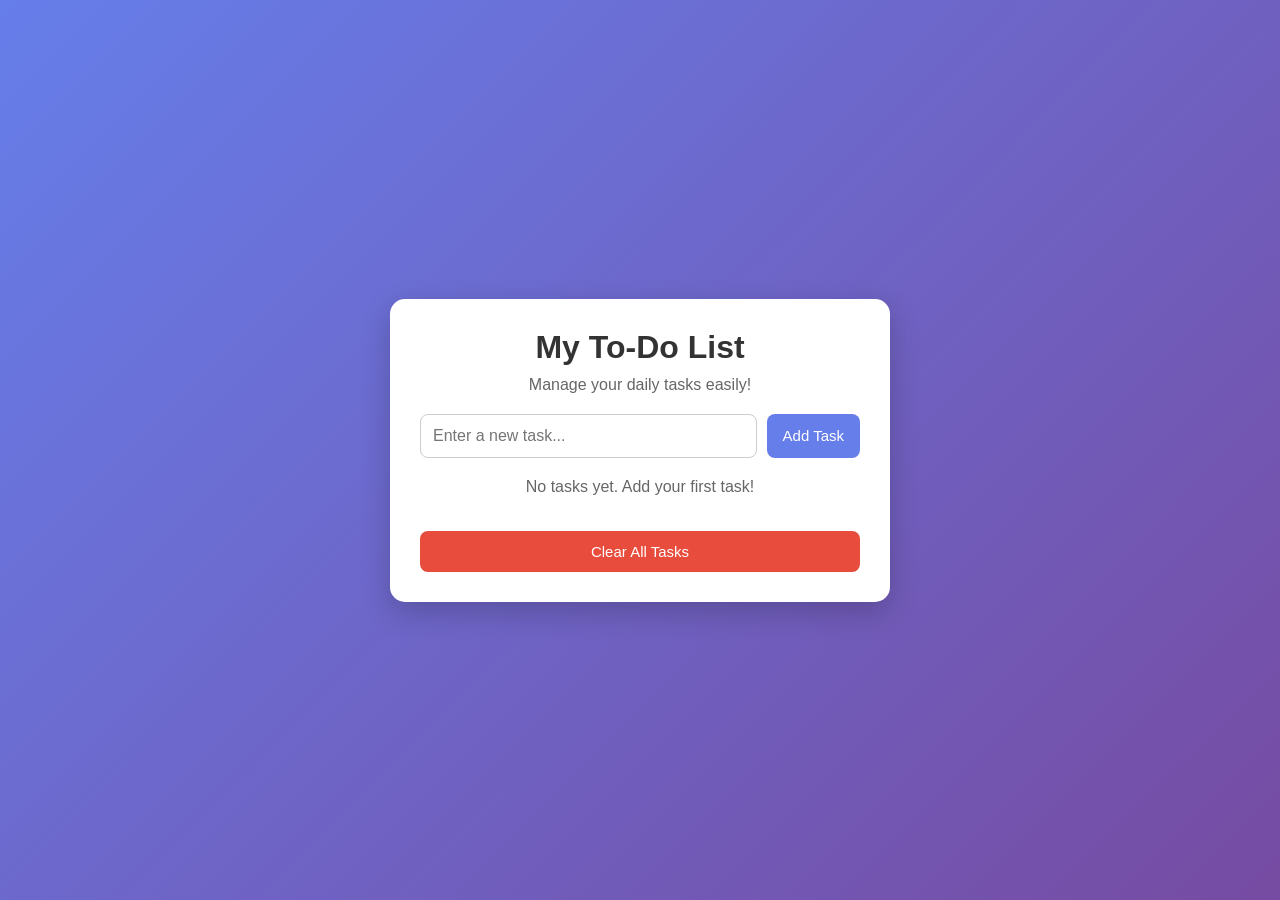
<file: index.html>
<!DOCTYPE html>
<html lang="en">
<head>
    <meta charset="UTF-8">
    <meta name="viewport" content="width=device-width, initial-scale=1.0">
    <title>My To-Do List</title>
    <link rel="stylesheet" href="style.css">
</head>
<body>

    <div class="container">
        <h1>My To-Do List</h1>
        <p>Manage your daily tasks easily!</p>

        <form id="task-form">
            <input
                type="text"
                id="task-input"
                placeholder="Enter a new task..."
                autocomplete="off"
            >
            <button type="submit">Add Task</button>
        </form>

        <ul id="task-list"></ul>

        <p id="empty-message">No tasks yet. Add your first task!</p>

        <button id="clear-all">Clear All Tasks</button>
    </div>

    <script src="script.js"></script>
</body>
</html>
</file>
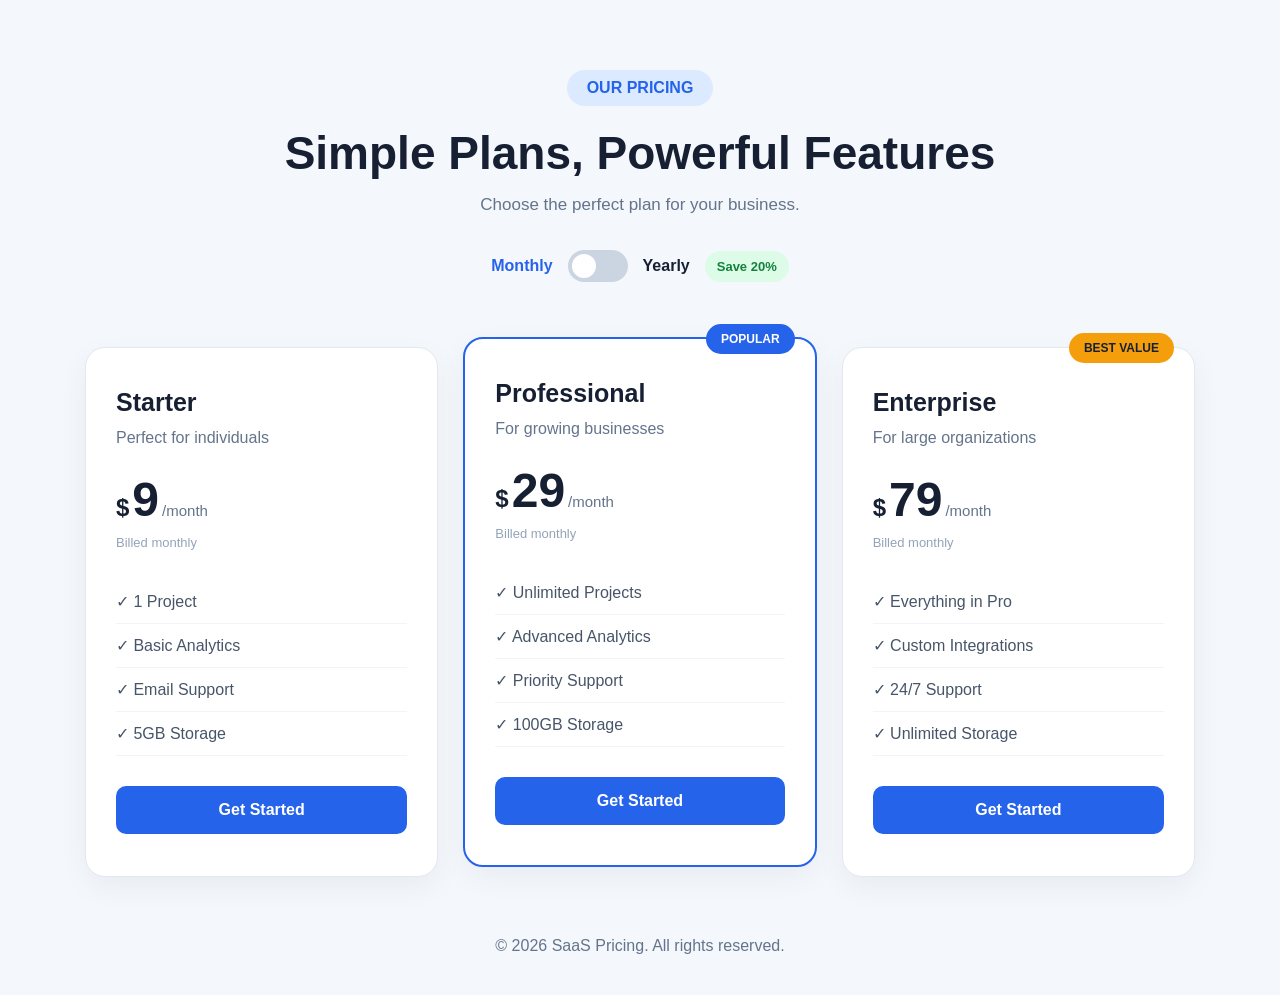
<file: task-3-pricing-cards/index.html>
<!DOCTYPE html>
<html lang="en">
<head>
  <meta charset="UTF-8">
  <meta name="viewport" content="width=device-width, initial-scale=1.0">
  <title>Pricing Plans | SaaS</title>
  <link rel="stylesheet" href="style.css">
</head>
<body>

  <header class="hero">
    <span class="tag">OUR PRICING</span>
    <h1>Simple Plans, Powerful Features</h1>
    <p>Choose the perfect plan for your business.</p>

    <div class="billing">
      <span id="monthly-label" class="active">Monthly</span>
      <label class="switch">
        <input type="checkbox" id="billing-toggle">
        <span class="slider"></span>
      </label>
      <span id="yearly-label">Yearly</span>
      <span class="save">Save 20%</span>
    </div>
  </header>

  <main class="pricing-container">

    <div class="pricing-card">
      <h2>Starter</h2>
      <p class="description">Perfect for individuals</p>
      <div class="price">
        <span class="currency">$</span>
        <span class="amount" data-monthly="9" data-yearly="86">9</span>
        <span class="period">/month</span>
      </div>
      <p class="billing-note">Billed monthly</p>
      <ul>
        <li>✓ 1 Project</li>
        <li>✓ Basic Analytics</li>
        <li>✓ Email Support</li>
        <li>✓ 5GB Storage</li>
      </ul>
      <button class="plan-btn">Get Started</button>
    </div>

    <div class="pricing-card popular">
      <span class="badge">POPULAR</span>
      <h2>Professional</h2>
      <p class="description">For growing businesses</p>
      <div class="price">
        <span class="currency">$</span>
        <span class="amount" data-monthly="29" data-yearly="278">29</span>
        <span class="period">/month</span>
      </div>
      <p class="billing-note">Billed monthly</p>
      <ul>
        <li>✓ Unlimited Projects</li>
        <li>✓ Advanced Analytics</li>
        <li>✓ Priority Support</li>
        <li>✓ 100GB Storage</li>
      </ul>
      <button class="plan-btn">Get Started</button>
    </div>

    <div class="pricing-card">
      <span class="badge best-value">BEST VALUE</span>
      <h2>Enterprise</h2>
      <p class="description">For large organizations</p>
      <div class="price">
        <span class="currency">$</span>
        <span class="amount" data-monthly="79" data-yearly="758">79</span>
        <span class="period">/month</span>
      </div>
      <p class="billing-note">Billed monthly</p>
      <ul>
        <li>✓ Everything in Pro</li>
        <li>✓ Custom Integrations</li>
        <li>✓ 24/7 Support</li>
        <li>✓ Unlimited Storage</li>
      </ul>
      <button class="plan-btn">Get Started</button>
    </div>

  </main>

  <footer>
    <p>© 2026 SaaS Pricing. All rights reserved.</p>
  </footer>

  <script src="script.js"></script>
</body>
</html>
</file>
<file: style.css>
* {
    margin: 0;
    padding: 0;
    box-sizing: border-box;
}

body {
    font-family: Arial, sans-serif;
    background: linear-gradient(135deg, #667eea, #764ba2);
    min-height: 100vh;
    display: flex;
    justify-content: center;
    align-items: center;
    padding: 20px;
}

.container {
    background: white;
    width: 100%;
    max-width: 500px;
    padding: 30px;
    border-radius: 15px;
    box-shadow: 0 10px 30px rgba(0, 0, 0, 0.2);
}

h1 {
    text-align: center;
    color: #333;
    margin-bottom: 10px;
}

.container p {
    text-align: center;
    color: #666;
    margin-bottom: 20px;
}

#task-form {
    display: flex;
    gap: 10px;
    margin-bottom: 20px;
}

#task-input {
    flex: 1;
    min-width: 0;
    padding: 12px;
    border: 1px solid #ccc;
    border-radius: 8px;
    font-size: 16px;
}

button {
    cursor: pointer;
    border: none;
    border-radius: 8px;
    padding: 12px 16px;
    background: #667eea;
    color: white;
    font-size: 15px;
    transition: 0.3s;
}

button:hover {
    background: #4c5bd4;
}

#task-list {
    list-style: none;
}

#task-list li {
    display: flex;
    justify-content: space-between;
    align-items: center;
    gap: 10px;
    background: #f3f4f6;
    padding: 12px;
    margin-bottom: 10px;
    border-radius: 8px;
    overflow-wrap: anywhere;
}

#task-list li span {
    flex: 1;
}

#task-list li.completed span {
    text-decoration: line-through;
    color: #888;
}

#task-list li input[type="checkbox"] {
    width: 18px;
    height: 18px;
    cursor: pointer;
    flex-shrink: 0;
}

#task-list li button {
    background: #e74c3c;
    padding: 8px 12px;
}

#task-list li button:hover {
    background: #c0392b;
}

#empty-message {
    margin-top: 15px;
}

#clear-all {
    width: 100%;
    margin-top: 15px;
    background: #e74c3c;
}

#clear-all:hover {
    background: #c0392b;
}

@media (max-width: 480px) {
    .container {
        padding: 20px;
    }

    #task-form {
        flex-direction: column;
    }
}
</file>
<file: task-3-pricing-cards/style.css>
* {
  margin: 0;
  padding: 0;
  box-sizing: border-box;
}

body {
  font-family: Arial, sans-serif;
  background: #f4f7fc;
  color: #172033;
  min-height: 100vh;
}

.hero {
  text-align: center;
  padding: 70px 20px 45px;
}

.tag {
  display: inline-block;
  color: #2563eb;
  background: #dbeafe;
  padding: 9px 20px;
  border-radius: 30px;
  font-weight: bold;
  margin-bottom: 20px;
}

.hero h1 {
  font-size: clamp(28px, 5vw, 46px);
  margin-bottom: 15px;
}

.hero p {
  color: #64748b;
  font-size: 17px;
}

.billing {
  display: flex;
  align-items: center;
  justify-content: center;
  gap: 15px;
  margin-top: 35px;
  flex-wrap: wrap;
}

.billing span {
  font-weight: bold;
}

.billing .active {
  color: #2563eb;
}

.switch {
  position: relative;
  width: 60px;
  height: 32px;
}

.switch input {
  opacity: 0;
  width: 0;
  height: 0;
}

.slider {
  position: absolute;
  inset: 0;
  cursor: pointer;
  background: #cbd5e1;
  border-radius: 30px;
  transition: 0.4s;
}

.slider::before {
  content: "";
  position: absolute;
  width: 24px;
  height: 24px;
  left: 4px;
  bottom: 4px;
  background: white;
  border-radius: 50%;
  transition: 0.4s;
}

.switch input:checked + .slider {
  background: #2563eb;
}

.switch input:checked + .slider::before {
  transform: translateX(28px);
}

.save {
  background: #dcfce7;
  color: #15803d;
  padding: 8px 12px;
  border-radius: 20px;
  font-size: 13px;
}

.pricing-container {
  max-width: 1150px;
  margin: 0 auto;
  padding: 20px;
  display: grid;
  grid-template-columns: repeat(3, 1fr);
  gap: 25px;
  align-items: stretch;
}

.pricing-card {
  position: relative;
  background: white;
  padding: 40px 30px;
  border-radius: 20px;
  border: 1px solid #e2e8f0;
  box-shadow: 0 10px 30px rgba(0, 0, 0, 0.05);
  transition: transform 0.3s, box-shadow 0.3s;
}

.pricing-card:hover {
  transform: translateY(-10px);
  box-shadow: 0 20px 45px rgba(37, 99, 235, 0.15);
}

.pricing-card h2 {
  font-size: 25px;
  margin-bottom: 12px;
}

.description {
  color: #64748b;
  margin-bottom: 25px;
}

.price {
  display: flex;
  align-items: baseline;
  gap: 3px;
}

.currency {
  font-size: 24px;
  font-weight: bold;
}

.amount {
  font-size: 48px;
  font-weight: bold;
  transition: 0.3s;
}

.period {
  color: #64748b;
  font-size: 15px;
}

.billing-note {
  color: #94a3b8;
  font-size: 13px;
  margin-top: 8px;
}

.pricing-card ul {
  list-style: none;
  margin: 30px 0;
}

.pricing-card li {
  padding: 12px 0;
  color: #475569;
  border-bottom: 1px solid #f1f5f9;
}

.plan-btn {
  width: 100%;
  padding: 15px;
  background: #2563eb;
  color: white;
  border: none;
  border-radius: 10px;
  font-size: 16px;
  font-weight: bold;
  cursor: pointer;
  transition: 0.3s;
}

.plan-btn:hover {
  background: #1d4ed8;
  transform: scale(1.03);
}

.popular {
  border: 2px solid #2563eb;
  transform: translateY(-10px);
}

.popular:hover {
  transform: translateY(-18px);
}

.badge {
  position: absolute;
  top: -15px;
  right: 20px;
  background: #2563eb;
  color: white;
  padding: 8px 15px;
  border-radius: 20px;
  font-size: 12px;
  font-weight: bold;
}

.best-value {
  background: #f59e0b;
  color: #172033;
}

footer {
  text-align: center;
  padding: 40px 20px;
  color: #64748b;
}

/* Responsive design */

@media (max-width: 900px) {
  .pricing-container {
    grid-template-columns: repeat(2, 1fr);
  }

  .popular {
    transform: none;
  }

  .popular:hover {
    transform: translateY(-10px);
  }
}

@media (max-width: 600px) {
  .pricing-container {
    grid-template-columns: 1fr;
    padding: 25px 20px;
  }

  .hero {
    padding-top: 45px;
  }

  .pricing-card {
    padding: 35px 25px;
  }
}
</file>
